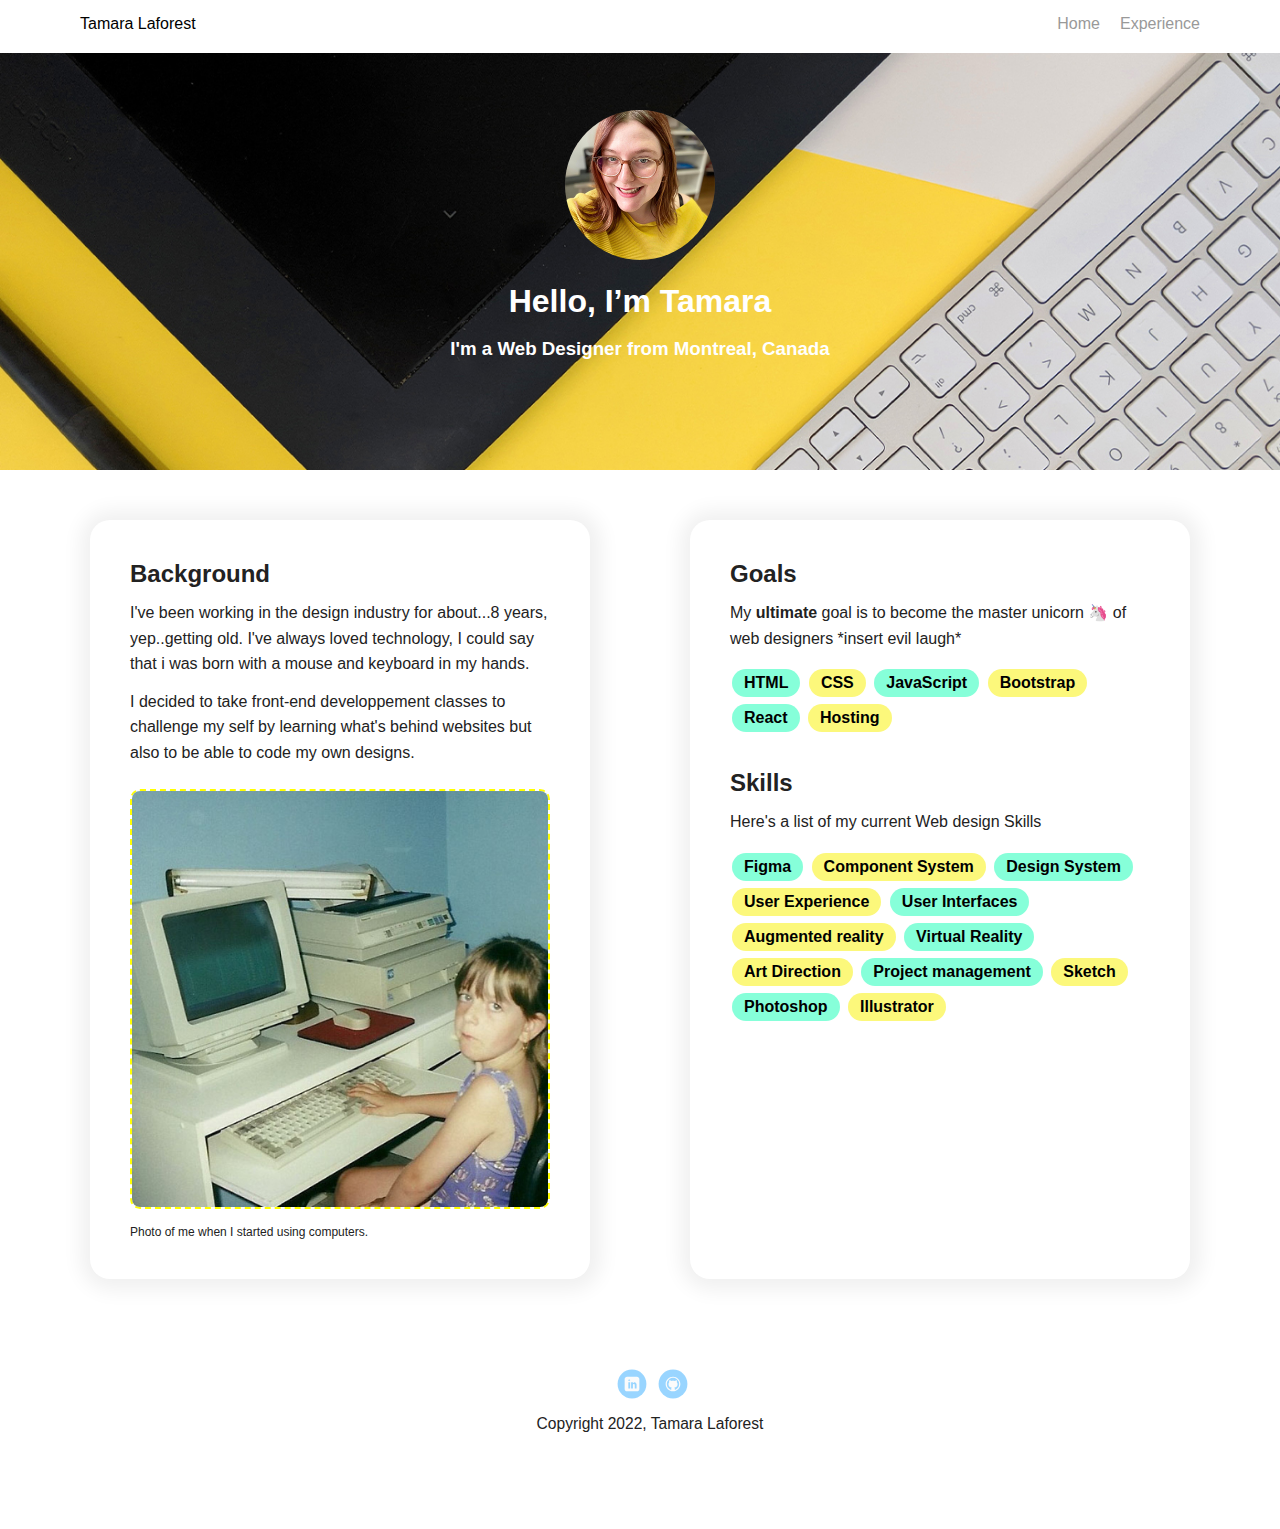
<file: index.html>
<!doctype html>
<html lang="en">
<head>
  <meta charset="utf-8">
  <title>Tamara Laforest Profile</title>
  <meta name="viewport" content="width=device-width, initial-scale=1.0">
  <link rel="stylesheet" href="styles.css">
  <link href="https://fonts.googleapis.com/css?family=Muli%7CRoboto:400,300,500,700,900" rel="stylesheet"></head>
  <body>

    <div class="main-nav">
        <ul class="nav">
          <li class="name">Tamara Laforest</li>
          <li><a href="index.html">Home</a></li>
          <li><a href="experience.html">Experience</a></li>
        </ul>
    </div>

    <header>
      <img src="images/img_profile.jpg" alt="Selfie of Tamara" class="profile-image">
      <h1 class="tag name">Hello, I’m Tamara</h1>
      <h3 class="tag location">I'm a Web Designer from Montreal, Canada</h3>
    </header>

    <main class="flex">
      <div class="card">
        <h2>Background</h2>
        <p>I've been working in the design industry for about...8 years, yep..getting old. I've always loved technology, I could say that i was born with a mouse and keyboard in my hands.</p>
        <p>I decided to take front-end developpement classes to challenge my self by learning what's behind websites but also to be able to code my own designs.</p>
        <figure>
          <img src="images/img_young_tammy.jpg" alt="Younger Tammy on computer" class="content-photo">
          <figcaption>Photo of me when I started using computers.</figcaption>
        </figure>
      </div> 

      <div class="card">
        <section class="informations">
          <h2>Goals</h2>
          <p>My <strong>ultimate</strong> goal is to become the master unicorn &#x1f984; of web designers *insert evil laugh*</p>
          <ul class="skills">
            <li>HTML</li>
            <li>CSS</li>
            <li>JavaScript</li>
            <li>Bootstrap</li>
            <li>React</li>
            <li>Hosting</li>
          </ul>
        </section>
        <section class="informations">
            <h2>Skills</h2>
            <p>Here's a list of my current Web design Skills</p>
            <ul class="skills">
              <li>Figma</li>
              <li>Component System</li>
              <li>Design System</li>
              <li>User Experience</li>
              <li>User Interfaces</li>
              <li>Augmented reality</li>
              <li>Virtual Reality</li>
              <li>Art Direction</li>
              <li>Project management</li>
              <li>Sketch</li>
              <li>Photoshop</li>
              <li>Illustrator</li>
              </ul>
        </section>
      </div> 

    </main>
    <footer>
      <ul>
        <li><a href="https://www.linkedin.com/in/tamara-laforest-60389050/" target="_blank" class="social linkedin">LinkedIn</a></li>
        <li><a href="https://github.com/Tami-agency" target="_blank" class="social github">Github</a></li>
      </ul>
      <p class="copyright">Copyright 2022, Tamara Laforest</p>
    </footer>
  </body>
  </html>
</file>
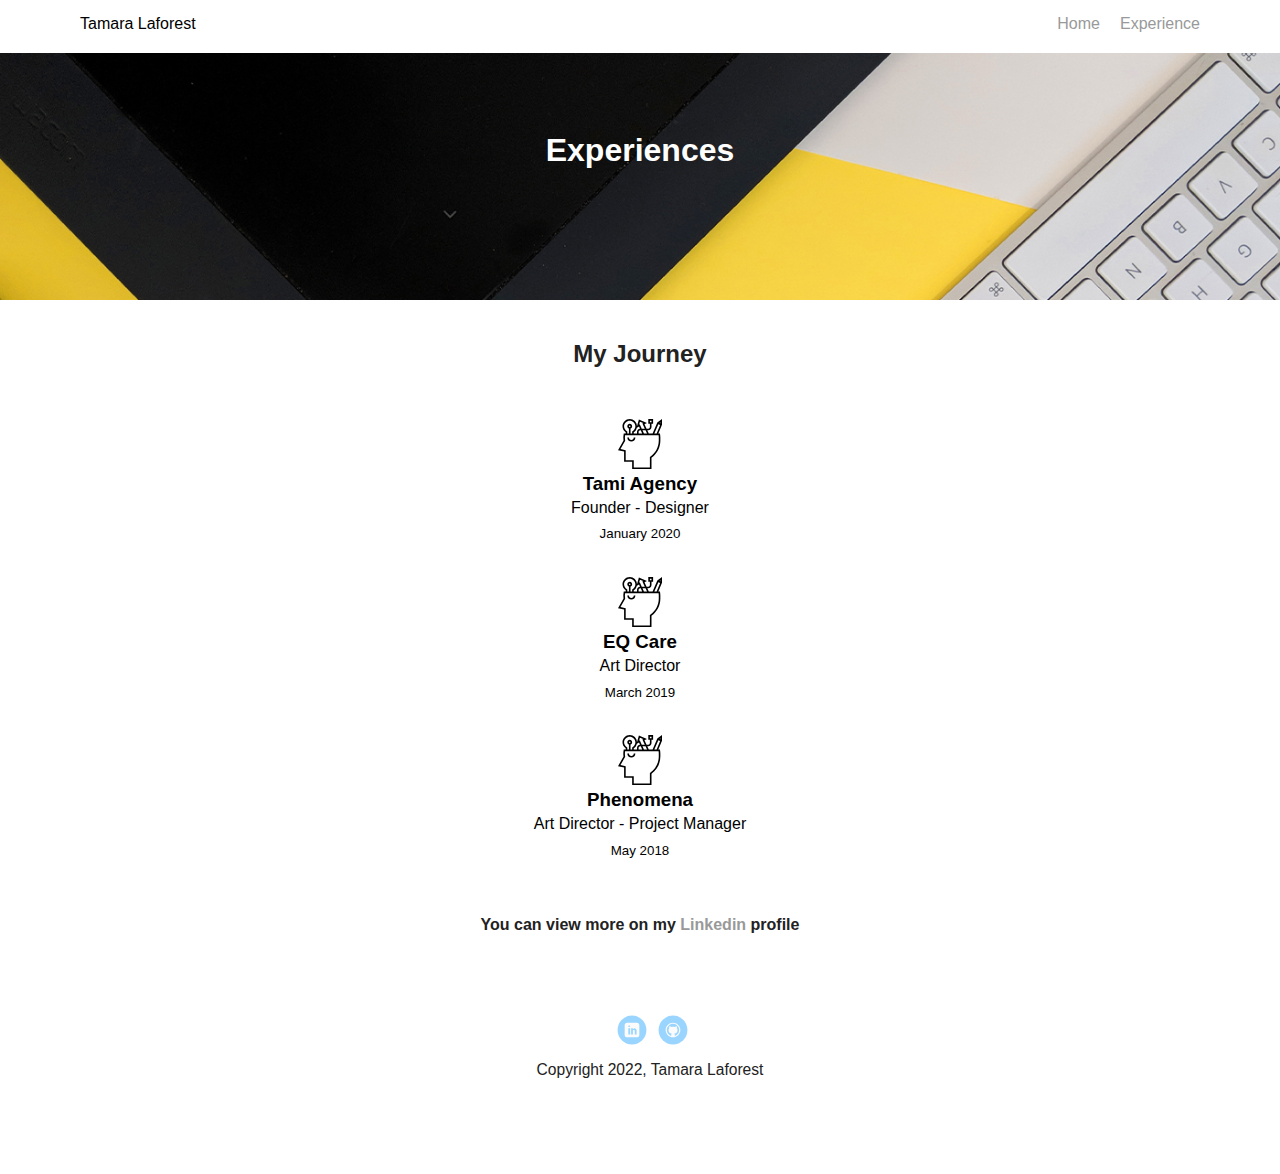
<file: experience.html>
<!doctype html>
<html lang="en">
<head>
  <meta charset="utf-8">
  <title>Tamara Laforest Profile</title>
  <meta name="viewport" content="width=device-width, initial-scale=1.0">
  <link rel="stylesheet" href="styles.css">
  <link href="https://fonts.googleapis.com/css?family=Muli%7CRoboto:400,300,500,700,900" rel="stylesheet"></head>
  <body>

    <div class="main-nav">
        <ul class="nav">
          <li class="name">Tamara Laforest</li>
          <li><a href="index.html">Home</a></li>
          <li><a href="experience.html">Experience</a></li>
        </ul>
    </div>

    <header class="small-header">
      <h1 class="page-title">Experiences</h1>
    </header>

    <main class="flex">
      <section>
        <h2>My Journey</h2>
        <ul class="timeline">
          <li>
            <img src="images/job.svg" alt="Job iconography" class="job-icon">
            <h3>Tami Agency</h3>
            <p>Founder - Designer</p>
            <p><small>January 2020</small></p>
          </li>
          <li>
            <img src="images/job.svg" alt="Job iconography" class="job-icon">
            <h3>EQ Care</h3>
            <p>Art Director</p>
            <p><small>March 2019</small></p>
          </li>
          <li>
            <img src="images/job.svg" alt="Job iconography" class="job-icon">
            <h3>Phenomena</h3>
            <p>Art Director - Project Manager</p>
            <p><small>May 2018</small></p>
          </li>
        </ul>
        <h4>You can view more on my <a href="https://www.linkedin.com/in/tamara-laforest-60389050/" target="_blank">Linkedin</a> profile</h4>
      </section>
    </main>
    <footer>
      <ul>
        <li><a href="https://www.linkedin.com/in/tamara-laforest-60389050/" target="_blank" class="social linkedin">LinkedIn</a></li>
        <li><a href="https://github.com/Tami-agency" target="_blank" class="social github">Github</a></li>
      </ul>
      <p class="copyright">Copyright 2022, Tamara Laforest</p>
    </footer>
  </body>
  </html>
</file>
<file: styles.css>
/* Global Layout Set-up */
* { 
  box-sizing: border-box;
}
  
body {
  margin: 0;
  padding: 0;
  text-align: center;
  font-family: 'Poppins', sans-serif;
  color: #222;
  background:white;
}

/* Link Styles */

a {
  text-decoration: none;
  color: #999;
}
a:hover {
  color: #6633ff;
}

/* Section Styles */

.card figure{
  margin: 0px;
}

.card figcaption{
  font-size: 12px;
}

.card h2{
  margin-bottom: 5px;
}

.card p{
  margin: 12px 0px 12px 0px;
}

.main-nav {
  width: 100%;
  background: white;
  min-height: 30px;
  padding: 10px;
  position: fixed;
  text-align: center;
}
.nav {
  display: flex;
  justify-content: space-around;
  font-weight: 500;
  list-style-type: none;
  margin: 0 auto;
  padding: 0;
}

.nav .name {
    display: block;
    margin-right: auto;
    color: black;
}
.nav li {
  padding: 5px 10px 10px 10px;
}
.nav a {
  transition: all .5s;
}
.nav a:hover {
  color: orange;
}

header {
  text-align: center;
  background: url('images/bg_header.jpg') no-repeat top center ;
  background-size: cover;
  overflow: hidden;
  padding-top: 60px;
  padding-bottom: 60px;
}


.small-header{
  text-align: center;
  min-height: 300px;
  max-height: 450px;
  display: table;
  width: 100%;

}

header .page-title{
  color: white;
  margin: 10px auto;
  display: table-cell;
  vertical-align: middle;
}

header {
  line-height: 1.5;
}
header .profile-image {
  margin-top: 50px;
  width: 150px;
  height: 150px;
  border-radius: 50%;
  transition: all .5s;
}
header .profile-image:hover {
  transform: scale(1.2) rotate(5deg);
}
.tag {
  color: white;
  border-radius: 5px;
  display: table;
  margin: 10px auto;
} 
.location {
  color: white;
}
.card {
  margin: 30px;
  padding: 20px 40px 40px;
  max-width: 500px;
  text-align: left;
  background: #fff;
  transition: all .5s;
  box-shadow: 1px 1px 20px 10px #f0f0f0;
  border-radius: 20px;
  transition: transform 0.5s; /* Animation */

}
.card:hover {
  transform: scale(1.1);
}

img.content-photo {
  max-width: 100%;
  border-radius: 10px;
  margin: 12px 0px 12px 0px;
  border: 2px dashed yellow;
}

.informations {
  margin-bottom: 32px;

}

ul.skills {
  padding: 0;
  text-align: left;
}

.skills li {
  border-radius: 100px;
  display: inline-block;
  background: #fcf87b;
  color: black;
  padding: 5px 12px;
  margin: 2px;
  font-weight: 700;
  margin-bottom: 5px;
}

.skills li:nth-child(odd) {
  background: #86ffd9;
}

.timeline{
  list-style: none;
  padding: 0px;
  display: inline-block;
}
.timeline li{
  color: black;
  text-align: center;
  padding: 15px 0px 15px 0px;
}

.timeline h3{
  margin: 0px;
}

.timeline p{
  margin: 0px;
}


.job-icon{
  height: 50px;
  width: 50px;
  align-items: center;
}

footer {
  width: 100%;
  min-height: 30px;
  padding: 20px 0 40px 20px;
}

footer .copyright {
  top: -8px;
  font-size: .75em;
}

footer ul {
  list-style-type: none;
  margin: 0;
  padding: 0;
}

footer ul li {
  display: inline-block;
}

a.social {
  display: inline-block;
  text-indent: -9999px;
  margin-left: 5px;
  width: 30px;
  height: 30px;
  background-size: 30px 30px;
  opacity: .4;
  transition: all .5s;
}
a.twitter {
  background-image: url(images/twitter.svg);
}
a.linkedin {
  background-image: url(images/linkedin.svg);
}
a.github {
  background-image: url(images/github.svg);
}
a.social:hover {
  opacity: 1;
}
.clearfix {
  clear: both;
}

/* Styles for larger screens */
@media screen and (min-width: 720px) {
  
  .flex {
      display: -ms-flexbox;      /* TWEENER - IE 10 */
      display: flex; 
      max-width: 1200px;
      -ms-flex-pack: distribute;
      justify-content: space-around;
      margin: 0 auto;
  }

  header {
    min-height: 470px;
  }

  .nav {
    max-width: 1200px;
    padding: 0 30px;
  }


  main {
    padding-top: 20px;
  }

  main p {
    line-height: 1.6em;
  }

  footer {
    font-size: 1.3em;
    max-width: 1200px;
    margin: 40px auto;
  }

}
</file>
